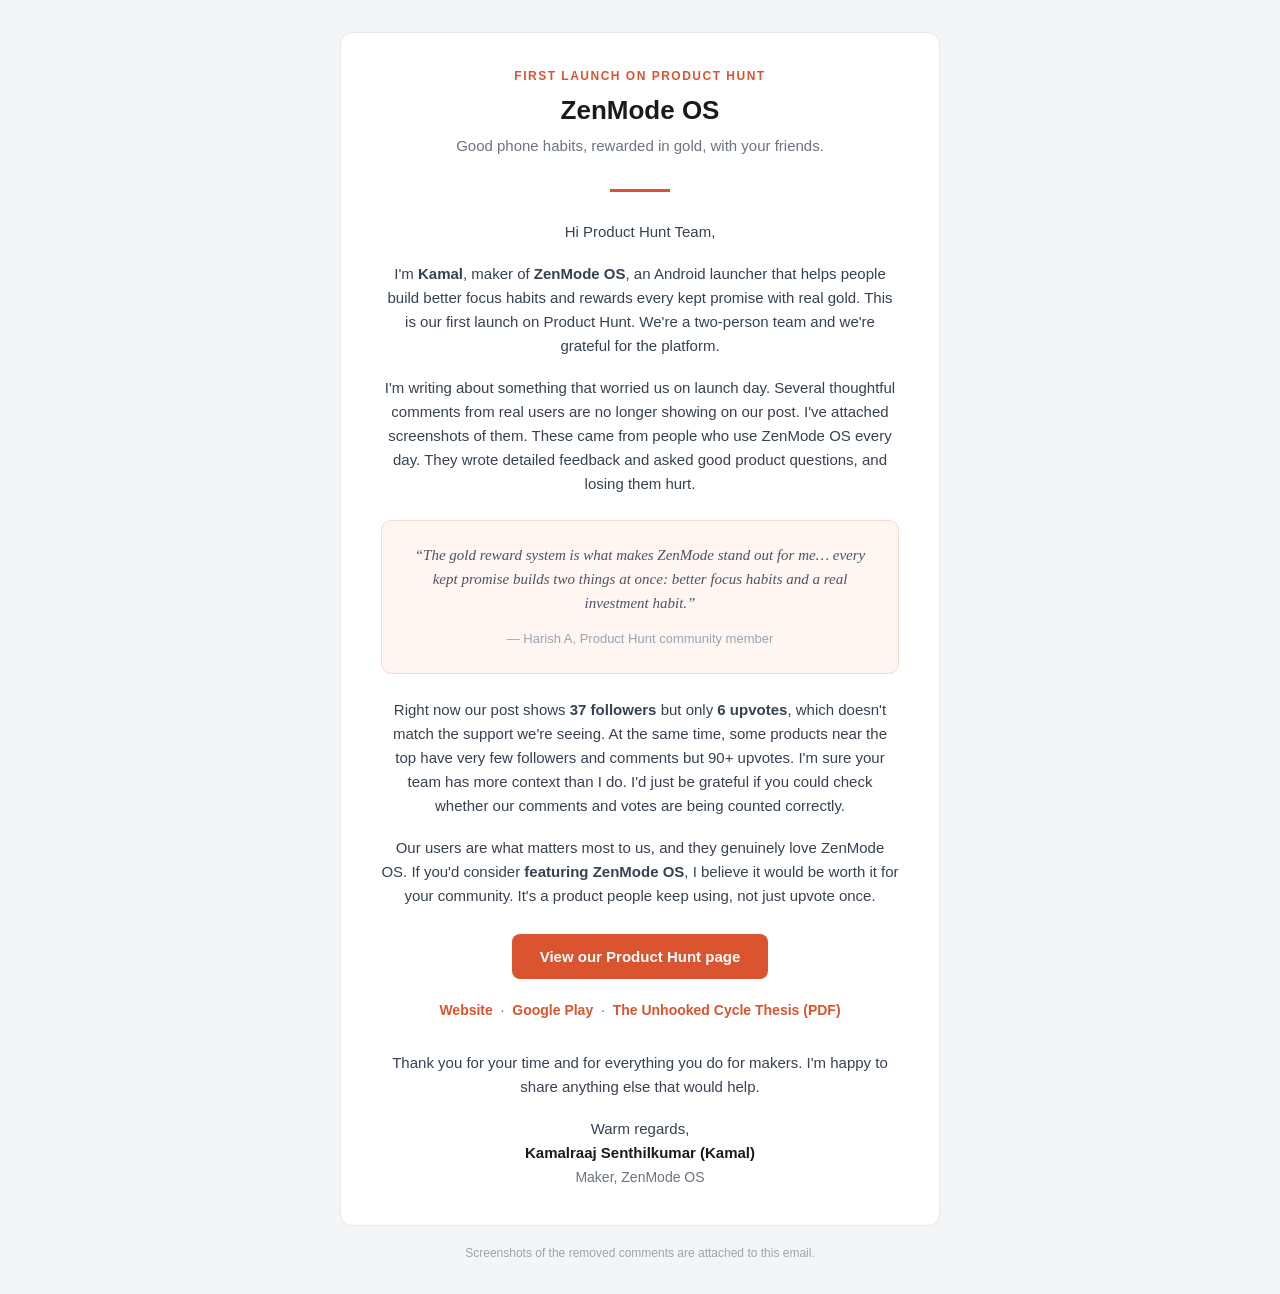
<file: producthunt-feature-request.html>
<!DOCTYPE html>
<!--
  SUBJECT: ZenMode OS launch: removed comments, and a request to be featured
  TO: hello@producthunt.com
  ATTACH: screenshots of the removed comments
-->
<html lang="en">
<head>
<meta charset="UTF-8">
<meta name="viewport" content="width=device-width, initial-scale=1.0">
<title>ZenMode OS: Product Hunt Launch</title>
</head>
<body style="margin:0;padding:0;background-color:#f4f5f7;">
<table role="presentation" width="100%" cellpadding="0" cellspacing="0" border="0" style="background-color:#f4f5f7;">
  <tr>
    <td align="center" style="padding:32px 16px;">
      <table role="presentation" width="600" cellpadding="0" cellspacing="0" border="0" style="width:100%;max-width:600px;background-color:#ffffff;border-radius:12px;border:1px solid #e6e8eb;">

        <!-- Header -->
        <tr>
          <td align="center" style="padding:36px 40px 8px 40px;font-family:Helvetica,Arial,sans-serif;">
            <p style="margin:0 0 10px 0;font-size:12px;letter-spacing:1.5px;text-transform:uppercase;color:#da552f;font-weight:bold;">First launch on Product Hunt</p>
            <h1 style="margin:0;font-size:26px;line-height:34px;color:#1a1a1a;font-weight:bold;">ZenMode OS</h1>
            <p style="margin:8px 0 0 0;font-size:15px;line-height:22px;color:#6b7280;">Good phone habits, rewarded in gold, with your friends.</p>
          </td>
        </tr>

        <tr>
          <td align="center" style="padding:24px 40px 0 40px;">
            <table role="presentation" width="60" cellpadding="0" cellspacing="0" border="0"><tr><td style="border-top:3px solid #da552f;font-size:0;line-height:0;">&nbsp;</td></tr></table>
          </td>
        </tr>

        <!-- Body -->
        <tr>
          <td align="center" style="padding:28px 40px 0 40px;font-family:Helvetica,Arial,sans-serif;font-size:15px;line-height:24px;color:#374151;text-align:center;">
            <p style="margin:0 0 18px 0;">Hi Product Hunt Team,</p>
            <p style="margin:0 0 18px 0;">I'm <strong>Kamal</strong>, maker of <strong>ZenMode OS</strong>, an Android launcher that helps people build better focus habits and rewards every kept promise with real gold. This is our first launch on Product Hunt. We're a two-person team and we're grateful for the platform.</p>
            <p style="margin:0 0 18px 0;">I'm writing about something that worried us on launch day. Several thoughtful comments from real users are no longer showing on our post. I've attached screenshots of them. These came from people who use ZenMode OS every day. They wrote detailed feedback and asked good product questions, and losing them hurt.</p>
          </td>
        </tr>

        <!-- Quote -->
        <tr>
          <td align="center" style="padding:6px 40px 0 40px;">
            <table role="presentation" width="100%" cellpadding="0" cellspacing="0" border="0" style="background-color:#fff6f2;border-radius:10px;border:1px solid #fbd9cc;">
              <tr>
                <td align="center" style="padding:22px 26px;font-family:Georgia,'Times New Roman',serif;font-size:15px;line-height:24px;color:#4b5563;font-style:italic;text-align:center;">
                  &ldquo;The gold reward system is what makes ZenMode stand out for me&hellip; every kept promise builds two things at once: better focus habits and a real investment habit.&rdquo;
                  <p style="margin:12px 0 0 0;font-family:Helvetica,Arial,sans-serif;font-size:13px;font-style:normal;color:#9ca3af;">&mdash; Harish A, Product Hunt community member</p>
                </td>
              </tr>
            </table>
          </td>
        </tr>

        <tr>
          <td align="center" style="padding:24px 40px 0 40px;font-family:Helvetica,Arial,sans-serif;font-size:15px;line-height:24px;color:#374151;text-align:center;">
            <p style="margin:0 0 18px 0;">Right now our post shows <strong>37 followers</strong> but only <strong>6 upvotes</strong>, which doesn't match the support we're seeing. At the same time, some products near the top have very few followers and comments but 90+ upvotes. I'm sure your team has more context than I do. I'd just be grateful if you could check whether our comments and votes are being counted correctly.</p>
            <p style="margin:0 0 18px 0;">Our users are what matters most to us, and they genuinely love ZenMode OS. If you'd consider <strong>featuring ZenMode OS</strong>, I believe it would be worth it for your community. It's a product people keep using, not just upvote once.</p>
          </td>
        </tr>

        <!-- Links -->
        <tr>
          <td align="center" style="padding:8px 40px 0 40px;">
            <table role="presentation" cellpadding="0" cellspacing="0" border="0">
              <tr>
                <td align="center" style="border-radius:8px;background-color:#da552f;">
                  <a href="https://www.producthunt.com/products/zenmode-os-android-launcher" target="_blank" style="display:inline-block;padding:14px 28px;font-family:Helvetica,Arial,sans-serif;font-size:15px;font-weight:bold;color:#ffffff;text-decoration:none;border-radius:8px;">View our Product Hunt page</a>
                </td>
              </tr>
            </table>
          </td>
        </tr>

        <tr>
          <td align="center" style="padding:18px 40px 0 40px;font-family:Helvetica,Arial,sans-serif;font-size:14px;line-height:26px;color:#6b7280;text-align:center;">
            <a href="https://zenmodeos.com/" target="_blank" style="color:#da552f;text-decoration:none;font-weight:bold;">Website</a>
            &nbsp;&middot;&nbsp;
            <a href="https://play.google.com/store/apps/details?id=com.zenlauncher.zenmode&amp;hl=en_IN" target="_blank" style="color:#da552f;text-decoration:none;font-weight:bold;">Google Play</a>
            &nbsp;&middot;&nbsp;
            <a href="https://www.dropbox.com/scl/fi/az7nili5pskv3ewhtjiaq/The-Unhooked-Cycle-Thesis-The-Addiction-Loop-was-broken.pdf?rlkey=103kd7mwrey4mdrszrkqvv126&amp;st=si5kuusp&amp;dl=0" target="_blank" style="color:#da552f;text-decoration:none;font-weight:bold;">The Unhooked Cycle Thesis (PDF)</a>
          </td>
        </tr>

        <!-- Sign-off -->
        <tr>
          <td align="center" style="padding:28px 40px 36px 40px;font-family:Helvetica,Arial,sans-serif;font-size:15px;line-height:24px;color:#374151;text-align:center;">
            <p style="margin:0 0 18px 0;">Thank you for your time and for everything you do for makers. I'm happy to share anything else that would help.</p>
            <p style="margin:0;">Warm regards,<br>
              <strong style="color:#1a1a1a;">Kamalraaj Senthilkumar (Kamal)</strong><br>
              <span style="color:#6b7280;font-size:14px;">Maker, ZenMode OS</span>
            </p>
          </td>
        </tr>

      </table>

      <table role="presentation" width="600" cellpadding="0" cellspacing="0" border="0" style="width:100%;max-width:600px;">
        <tr>
          <td align="center" style="padding:18px 40px 0 40px;font-family:Helvetica,Arial,sans-serif;font-size:12px;line-height:18px;color:#9ca3af;text-align:center;">
            Screenshots of the removed comments are attached to this email.
          </td>
        </tr>
      </table>
    </td>
  </tr>
</table>
</body>
</html>
</file>
